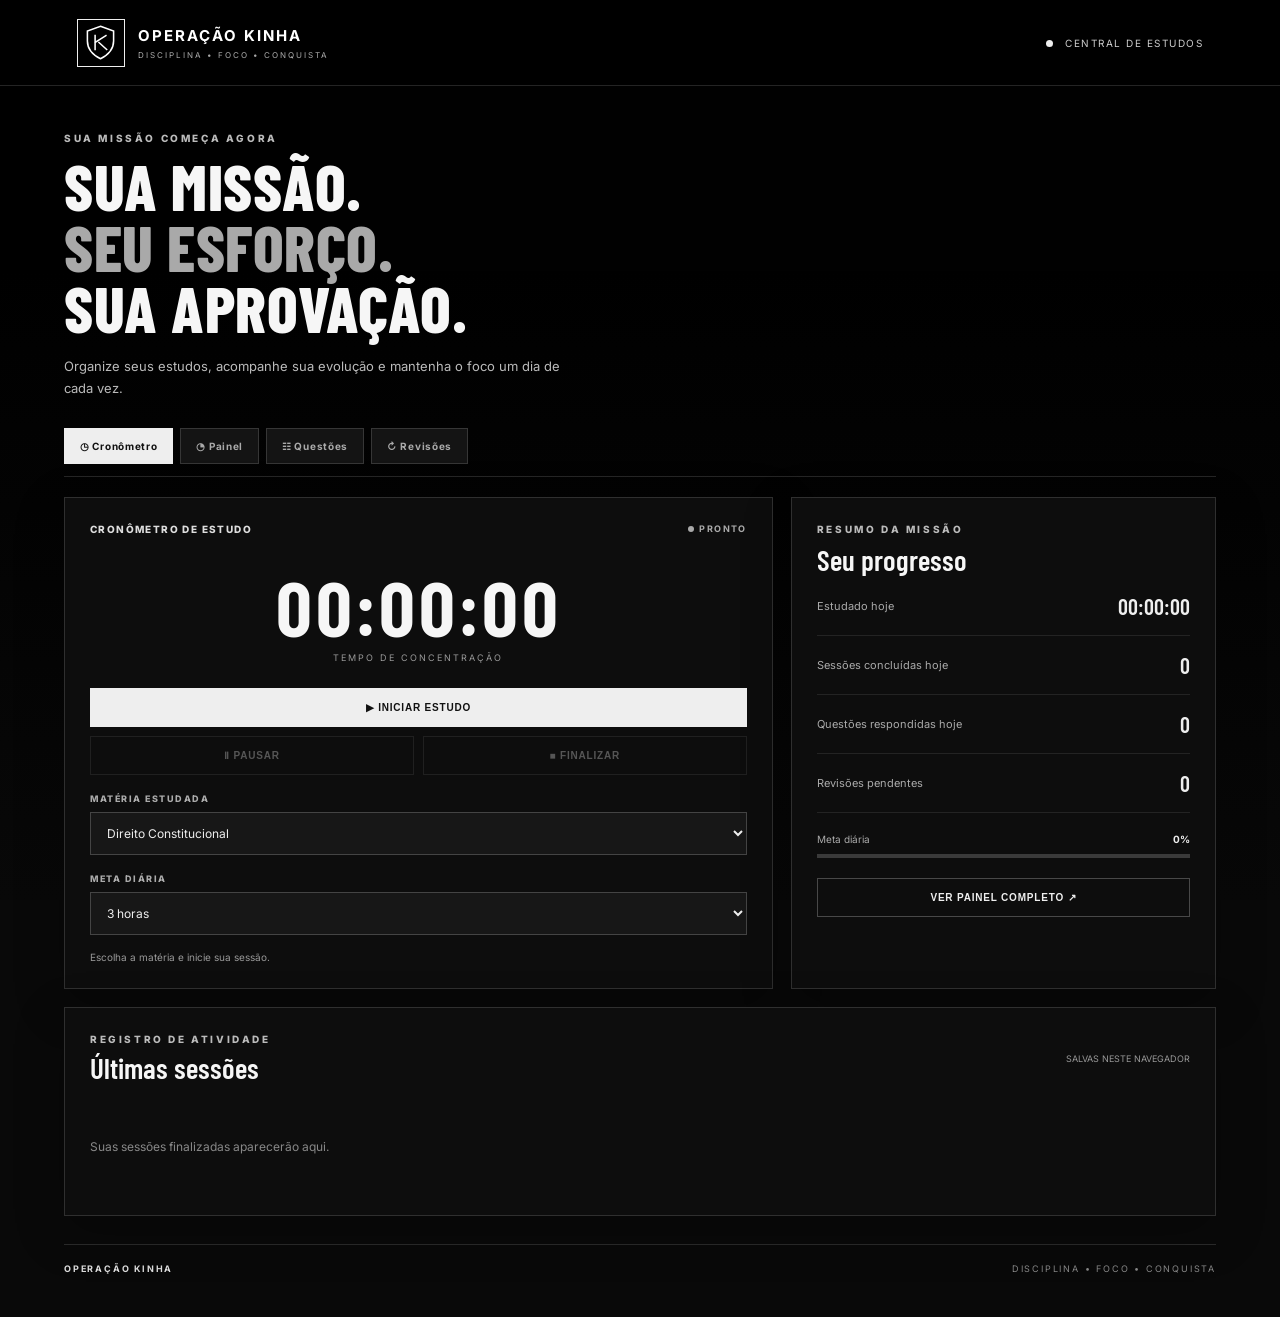
<file: index.html>
<!DOCTYPE html>
<html lang="pt-BR">
<head>
<meta charset="UTF-8"><meta name="viewport" content="width=device-width, initial-scale=1">
<meta name="theme-color" content="#101010">
<title>Operação Kinha | Central de Estudos</title>
<link rel="stylesheet" href="style.css">
</head>
<body>
<div class="bg"></div><div class="veil"></div>
<header class="topbar">
  <a class="brand" href="#" aria-label="Operação Kinha início"><span class="crest"><svg viewBox="0 0 48 48" aria-hidden="true"><path d="M24 3 41 9v13c0 11-7 18-17 23C14 40 7 33 7 22V9z"/><path d="M17 15v18m0-9 14-9M22 24l10 9"/></svg></span><span><strong>OPERAÇÃO KINHA</strong><small>DISCIPLINA • FOCO • CONQUISTA</small></span></a>
  <div class="top-right"><span class="status-dot"></span> CENTRAL DE ESTUDOS</div>
</header>
<main class="wrap">
  <section class="hero"><p class="eyebrow">SUA MISSÃO COMEÇA AGORA</p><h1>SUA MISSÃO.<br><span>SEU ESFORÇO.</span><br>SUA APROVAÇÃO.</h1><p class="hero-copy">Organize seus estudos, acompanhe sua evolução e mantenha o foco um dia de cada vez.</p></section>
  <nav class="tabs" aria-label="Seções do site">
    <button class="tab active" data-tab="timer">◷ Cronômetro</button><button class="tab" data-tab="dashboard">◔ Painel</button><button class="tab" data-tab="questions">☷ Questões</button><button class="tab" data-tab="review">↻ Revisões</button>
  </nav>
  <section id="page-timer" class="page active">
    <div class="main-grid">
      <article class="panel timer-panel">
        <div class="panel-head"><span>CRONÔMETRO DE ESTUDO</span><span class="pill"><i></i><b id="timerState">PRONTO</b></span></div>
        <div id="timerDisplay" class="timer">00:00:00</div><p class="center muted tiny spaced">TEMPO DE CONCENTRAÇÃO</p>
        <div class="controls"><button id="startBtn" class="btn light">▶ INICIAR ESTUDO</button><button id="pauseBtn" class="btn outline" disabled>Ⅱ PAUSAR</button><button id="finishBtn" class="btn outline" disabled>■ FINALIZAR</button></div>
        <div class="form-row"><label for="subject">MATÉRIA ESTUDADA</label><select id="subject"><option>Direito Constitucional</option><option>Direito Penal</option><option>Direito Administrativo</option><option>Português</option><option>Raciocínio Lógico</option><option>Informática</option><option>Legislação</option><option>Redação</option><option>Questões / Revisão</option><option>Outra matéria</option></select></div>
        <div class="form-row"><label for="goal">META DIÁRIA</label><select id="goal"><option value="2">2 horas</option><option value="3" selected>3 horas</option><option value="4">4 horas</option><option value="5">5 horas</option><option value="6">6 horas</option><option value="8">8 horas</option></select></div>
        <p id="timerHint" class="hint">Escolha a matéria e inicie sua sessão.</p>
      </article>
      <aside class="panel mission-panel"><p class="eyebrow">RESUMO DA MISSÃO</p><h2>Seu progresso</h2>
        <div class="mini-stat"><span>Estudado hoje</span><strong id="todayTotal">00:00:00</strong></div>
        <div class="mini-stat"><span>Sessões concluídas hoje</span><strong id="todaySessions">0</strong></div>
        <div class="mini-stat"><span>Questões respondidas hoje</span><strong id="todayQuestions">0</strong></div>
        <div class="mini-stat"><span>Revisões pendentes</span><strong id="pendingReviews">0</strong></div>
        <div class="goal-label"><span>Meta diária</span><strong id="goalText">0%</strong></div><div class="progress"><span id="goalBar"></span></div>
        <button class="btn outline full" data-goto="dashboard">VER PAINEL COMPLETO ↗</button>
      </aside>
    </div>
    <article class="panel history-panel"><div class="section-head"><div><p class="eyebrow">REGISTRO DE ATIVIDADE</p><h2>Últimas sessões</h2></div><span class="muted tiny">SALVAS NESTE NAVEGADOR</span></div><div id="recentSessions" class="empty">Suas sessões finalizadas aparecerão aqui.</div></article>
  </section>
  <section id="page-dashboard" class="page">
    <div class="section-head"><div><p class="eyebrow">DADOS DA SUA JORNADA</p><h2>Painel de desempenho</h2></div><label class="period-select">PERÍODO <select id="dashPeriod"><option value="day">Hoje</option><option value="week" selected>Últimos 7 dias</option><option value="all">Todo o período</option></select></label></div>
    <div class="metric-grid"><article class="panel metric"><span>TEMPO ESTUDADO</span><strong id="dashTime">00:00:00</strong><small>tempo acumulado</small></article><article class="panel metric"><span>SESSÕES</span><strong id="dashSessions">0</strong><small>sessões finalizadas</small></article><article class="panel metric"><span>QUESTÕES</span><strong id="dashQuestions">0</strong><small>respondidas no período</small></article><article class="panel metric"><span>APROVEITAMENTO</span><strong id="dashAccuracy">—</strong><small>de acertos</small></article></div>
    <div class="dash-grid"><article class="panel"><div class="section-head"><div><p class="eyebrow">DISTRIBUIÇÃO</p><h2>Tempo por matéria</h2></div></div><div class="chart-wrap"><div id="pieChart" class="pie"><div class="pie-hole"><strong id="pieTotal">0h</strong><span>ESTUDADAS</span></div></div><div id="pieLegend" class="legend"><p class="muted">Registre sessões para ver a distribuição.</p></div></div></article>
    <article class="panel"><div class="section-head"><div><p class="eyebrow">CONSISTÊNCIA</p><h2>Estudo por dia</h2></div></div><div id="barChart" class="bars"></div></article></div>
    <article class="panel history-panel"><div class="section-head"><div><p class="eyebrow">VISÃO GERAL</p><h2>Resumo do período</h2></div></div><div class="summary-list" id="subjectSummary"></div></article>
  </section>
  <section id="page-questions" class="page">
    <article class="panel form-panel"><p class="eyebrow">PRÁTICA INTELIGENTE</p><h2>Registrar questões</h2><p class="muted">Anote seu desempenho para acompanhar a evolução e identificar os assuntos que precisam de reforço.</p>
      <form id="questionForm"><div class="form-row"><label for="qSubject">MATÉRIA</label><select id="qSubject"><option>Direito Constitucional</option><option>Direito Penal</option><option>Direito Administrativo</option><option>Português</option><option>Raciocínio Lógico</option><option>Informática</option><option>Legislação</option><option>Outra matéria</option></select></div>
      <div class="input-grid"><div class="form-row"><label for="qTotal">QUESTÕES RESPONDIDAS</label><input id="qTotal" type="number" min="1" max="10000" value="10" required></div><div class="form-row"><label for="qCorrect">ACERTOS</label><input id="qCorrect" type="number" min="0" max="10000" value="7" required></div></div>
      <div class="form-row"><label for="qNotes">OBSERVAÇÃO (OPCIONAL)</label><input id="qNotes" maxlength="180" placeholder="Ex.: revisar controle de constitucionalidade"></div><button class="btn light" type="submit">+ SALVAR RESULTADO</button></form>
    </article>
    <article class="panel history-panel"><div class="section-head"><div><p class="eyebrow">HISTÓRICO</p><h2>Resultados registrados</h2></div></div><div id="questionHistory" class="empty">Seus registros de questões aparecerão aqui.</div></article>
  </section>
  <section id="page-review" class="page">
    <article class="panel form-panel"><p class="eyebrow">FIXAÇÃO DO CONTEÚDO</p><h2>Planejar uma revisão</h2><p class="muted">Cadastre um assunto e uma data para voltar a ele. Marque como concluído quando revisar.</p>
      <form id="reviewForm"><div class="form-row"><label for="rSubject">MATÉRIA</label><select id="rSubject"><option>Direito Constitucional</option><option>Direito Penal</option><option>Direito Administrativo</option><option>Português</option><option>Raciocínio Lógico</option><option>Informática</option><option>Legislação</option><option>Redação</option><option>Outra matéria</option></select></div>
      <div class="form-row"><label for="rTopic">ASSUNTO PARA REVISAR</label><input id="rTopic" maxlength="120" placeholder="Ex.: princípios fundamentais" required></div>
      <div class="input-grid"><div class="form-row"><label for="rDate">DATA DA REVISÃO</label><input id="rDate" type="date" required></div><div class="form-row"><label for="rType">TIPO DE REVISÃO</label><select id="rType"><option>24 horas</option><option>7 dias</option><option>30 dias</option><option>Revisão livre</option></select></div></div><button class="btn light" type="submit">+ ADICIONAR REVISÃO</button></form>
    </article>
    <article class="panel history-panel"><div class="section-head"><div><p class="eyebrow">PLANO DE REVISÃO</p><h2>Suas revisões</h2></div><div class="review-filters"><button class="filter active" data-filter="pending">Pendentes</button><button class="filter" data-filter="all">Todas</button></div></div><div id="reviewList" class="empty">Suas revisões planejadas aparecerão aqui.</div></article>
  </section>
  <footer><strong>OPERAÇÃO KINHA</strong><span>DISCIPLINA • FOCO • CONQUISTA</span></footer>
</main>
<script src="app.js"></script>
</body></html>
</file>
<file: style.css>
@import url('https://fonts.googleapis.com/css2?family=Barlow+Condensed:wght@500;600;700;800&family=Inter:wght@400;500;600;700;800&display=swap');
:root{--bg:#090909;--panel:rgba(15,15,15,.91);--white:#f6f6f6;--muted:#a4a4a4;--line:rgba(255,255,255,.14);--accent:#eee;--soft:#242424}
*{box-sizing:border-box}body{margin:0;background:var(--bg);color:var(--white);font-family:Inter,Arial,sans-serif;min-height:100vh}.bg{position:fixed;inset:0;z-index:-3;background:linear-gradient(110deg,#070707 0%,#141414 55%,#080808 100%);background-image:linear-gradient(90deg,rgba(0,0,0,.92),rgba(0,0,0,.8)),url('https://images.unsplash.com/photo-1518770660439-4636190af475?auto=format&fit=crop&w=2000&q=80');background-size:cover;background-position:center;filter:grayscale(1)}.veil{position:fixed;inset:0;z-index:-2;background:linear-gradient(0deg,#080808 0%,transparent 70%)}.topbar{height:86px;padding:0 clamp(20px,6vw,90px);display:flex;align-items:center;justify-content:space-between;border-bottom:1px solid var(--line);background:#0005}.brand{display:flex;align-items:center;gap:13px;color:white;text-decoration:none}.crest{width:48px;height:48px;border:1px solid #eee;display:grid;place-items:center}.crest svg{width:37px;height:37px;fill:none;stroke:#fff;stroke-width:2;stroke-linecap:square;stroke-linejoin:miter}.brand strong{font-size:15px;letter-spacing:2px;display:block}.brand small{display:block;color:#aaa;font-size:8px;letter-spacing:2px;margin-top:5px}.top-right{font-size:10px;letter-spacing:1.5px;color:#ccc}.status-dot,.pill i{display:inline-block;width:7px;height:7px;border-radius:50%;background:#eee;margin-right:8px}.wrap{max-width:1200px;margin:0 auto;padding:42px 24px 25px}.hero{margin:4px 0 28px}.eyebrow{font-size:10px;letter-spacing:2.6px;color:#bbb;font-weight:800;margin:0 0 12px}.hero h1{font-family:'Barlow Condensed',Impact,sans-serif;font-size:clamp(44px,5vw,66px);line-height:.95;letter-spacing:.5px;margin:0;font-weight:800}.hero h1 span{color:#a9a9a9}.hero-copy{font-size:13px;line-height:1.7;color:#bbb;max-width:510px;margin:17px 0 0}.tabs{display:flex;gap:7px;flex-wrap:wrap;border-bottom:1px solid var(--line);padding-bottom:12px;margin-bottom:20px}.tab,.filter{background:#141414;color:#aaa;border:1px solid #363636;padding:11px 15px;font:700 10px Inter,sans-serif;letter-spacing:.7px;cursor:pointer}.tab.active,.filter.active{background:#eee;color:#111;border-color:#eee}.page{display:none}.page.active{display:block}.main-grid{display:grid;grid-template-columns:minmax(0,1.25fr) minmax(280px,.75fr);gap:18px}.panel{background:var(--panel);border:1px solid var(--line);padding:25px;backdrop-filter:blur(12px);box-shadow:0 15px 45px #0004}.panel-head,.section-head{display:flex;align-items:center;justify-content:space-between;gap:15px}.panel-head{font-size:10px;font-weight:800;letter-spacing:1.4px;color:#ddd}.pill{font-size:9px;color:#aaa}.pill i{width:6px;height:6px;margin-right:5px;background:#aaa}.timer{font:700 clamp(54px,7vw,76px) 'Barlow Condensed',monospace;letter-spacing:2px;text-align:center;margin:26px 0 0;font-variant-numeric:tabular-nums}.center{text-align:center}.muted{color:#999}.tiny{font-size:9px}.spaced{letter-spacing:2px;margin:0 0 25px}.controls{display:grid;grid-template-columns:1fr 1fr;gap:9px}.btn{padding:13px 12px;border:1px solid #eee;font-size:10px;font-weight:800;letter-spacing:.8px;cursor:pointer;transition:.18s}.btn.light{background:#eee;color:#111}.btn.light:hover{background:white}.btn.outline{background:transparent;color:#eee;border-color:#484848}.btn.outline:hover:not(:disabled){background:#ffffff12}.btn:disabled{opacity:.32;cursor:not-allowed}.controls #startBtn{grid-column:1/-1}.form-row{margin-top:18px}.form-row label,.period-select{display:block;font-size:9px;letter-spacing:1.5px;color:#aaa;font-weight:800;margin-bottom:8px}.form-row select,.form-row input,.period-select select{width:100%;padding:12px;background:#171717;color:#eee;border:1px solid #444;border-radius:0;font:12px Inter,sans-serif;outline:none}.form-row input:focus,.form-row select:focus{border-color:#aaa}.hint{font-size:10px;color:#999;margin:16px 0 0}.mission-panel h2,.section-head h2,.form-panel h2{font:600 29px 'Barlow Condensed',sans-serif;margin:0}.mission-panel>.eyebrow{margin-bottom:7px}.mini-stat{display:flex;justify-content:space-between;align-items:center;gap:12px;padding:16px 0;border-bottom:1px solid #ffffff17;font-size:11px;color:#aaa}.mini-stat strong{font:600 22px 'Barlow Condensed',sans-serif;color:#eee;text-align:right}.goal-label{display:flex;justify-content:space-between;margin:20px 0 9px;font-size:10px;color:#aaa}.goal-label strong{color:#eee}.progress{height:4px;background:#3a3a3a}.progress span{display:block;height:100%;width:0;background:#eee;transition:width .25s}.full{width:100%;margin-top:20px}.history-panel{margin-top:18px}.section-head{margin-bottom:18px}.section-head .eyebrow{margin-bottom:5px}.empty{font-size:12px;color:#888;padding:18px 0}.session-row,.record-row,.review-row{display:flex;align-items:center;justify-content:space-between;gap:15px;padding:14px 0;border-top:1px solid #ffffff17;font-size:12px}.session-row strong,.record-row strong{color:#eee}.session-row small,.record-row small,.review-row small{display:block;color:#999;font-size:10px;margin-top:5px}.session-row .time{font:600 20px 'Barlow Condensed',sans-serif;white-space:nowrap}.metric-grid{display:grid;grid-template-columns:repeat(4,1fr);gap:12px;margin-bottom:15px}.metric{padding:20px}.metric span{display:block;color:#aaa;font-size:9px;letter-spacing:1.2px;font-weight:800}.metric strong{display:block;font:600 29px 'Barlow Condensed',sans-serif;margin:10px 0 4px}.metric small{font-size:10px;color:#888}.dash-grid{display:grid;grid-template-columns:1fr 1fr;gap:15px}.chart-wrap{display:flex;align-items:center;gap:24px;min-height:210px}.pie{width:170px;height:170px;flex:0 0 170px;border-radius:50%;background:conic-gradient(#444 0 100%);position:relative;display:grid;place-items:center}.pie-hole{width:105px;height:105px;background:#111;border-radius:50%;display:flex;flex-direction:column;align-items:center;justify-content:center}.pie-hole strong{font:600 26px 'Barlow Condensed',sans-serif}.pie-hole span{font-size:8px;color:#999;letter-spacing:1px}.legend{display:grid;gap:10px;font-size:10px;color:#bbb;min-width:0}.legend-item{display:flex;align-items:center;gap:7px;justify-content:space-between}.legend-name{display:flex;align-items:center;gap:7px;min-width:0}.legend-name span:last-child{overflow-wrap:anywhere}.swatch{width:8px;height:8px;flex:0 0 8px}.legend-item strong{color:#eee;white-space:nowrap}.bars{height:210px;display:flex;align-items:flex-end;justify-content:space-around;gap:10px;padding:15px 2px 0;border-bottom:1px solid #555}.bar-col{height:100%;display:flex;flex-direction:column;justify-content:flex-end;align-items:center;gap:8px;flex:1;min-width:0}.bar{width:min(34px,80%);min-height:3px;background:linear-gradient(180deg,#eee,#777);border:1px solid #eee3}.bar-label{font-size:9px;color:#aaa}.bar-value{font-size:8px;color:#ddd;white-space:nowrap}.summary-list{display:grid;grid-template-columns:repeat(2,1fr);gap:0 25px}.summary-item{display:flex;justify-content:space-between;gap:10px;border-top:1px solid #ffffff17;padding:13px 0;font-size:11px;color:#aaa}.summary-item strong{color:#eee;white-space:nowrap}.period-select{margin:0;display:flex;align-items:center;gap:10px}.period-select select{width:auto;padding:9px}.form-panel{max-width:720px;margin-bottom:18px}.form-panel>p.muted{font-size:12px;line-height:1.7;max-width:560px}.form-panel form{max-width:560px}.input-grid{display:grid;grid-template-columns:1fr 1fr;gap:12px}.form-panel form>.btn{margin-top:20px}.review-filters{display:flex;gap:6px}.filter{padding:8px 10px;font-size:9px}.review-row{align-items:flex-start}.review-main{flex:1;min-width:0}.review-main strong{display:block;font-size:12px}.review-actions{display:flex;gap:6px;flex-wrap:wrap;justify-content:flex-end}.small-btn{background:transparent;border:1px solid #555;color:#ddd;padding:7px 9px;font-size:9px;cursor:pointer}.small-btn.done{border-color:#ddd;background:#eee;color:#111}.overdue{color:#eee!important}.clear-link{color:#aaa;background:none;border:0;cursor:pointer;font-size:10px}footer{display:flex;justify-content:space-between;gap:15px;border-top:1px solid var(--line);margin-top:28px;padding:18px 0;color:#888;font-size:9px;letter-spacing:1.8px}footer strong{color:#ddd}
@media(max-width:850px){.main-grid,.dash-grid{grid-template-columns:1fr}.metric-grid{grid-template-columns:1fr 1fr}.hero h1{font-size:56px}.topbar{padding:0 20px}.wrap{padding:30px 16px}.chart-wrap{justify-content:flex-start}.mission-panel{order:2}}
@media(max-width:480px){.brand strong{font-size:12px;letter-spacing:1.2px}.brand small{font-size:7px;letter-spacing:1px}.crest{width:40px;height:40px}.top-right{font-size:8px}.hero h1{font-size:46px}.panel{padding:18px}.metric{padding:14px}.metric strong{font-size:24px}.chart-wrap{flex-direction:column;align-items:flex-start}.pie{align-self:center}.summary-list{grid-template-columns:1fr}.section-head{align-items:flex-start;flex-wrap:wrap}.period-select{width:100%;justify-content:space-between}.tabs{gap:5px}.tab{padding:10px 11px;font-size:9px}footer{flex-direction:column}.timer{font-size:58px}}
</file>
